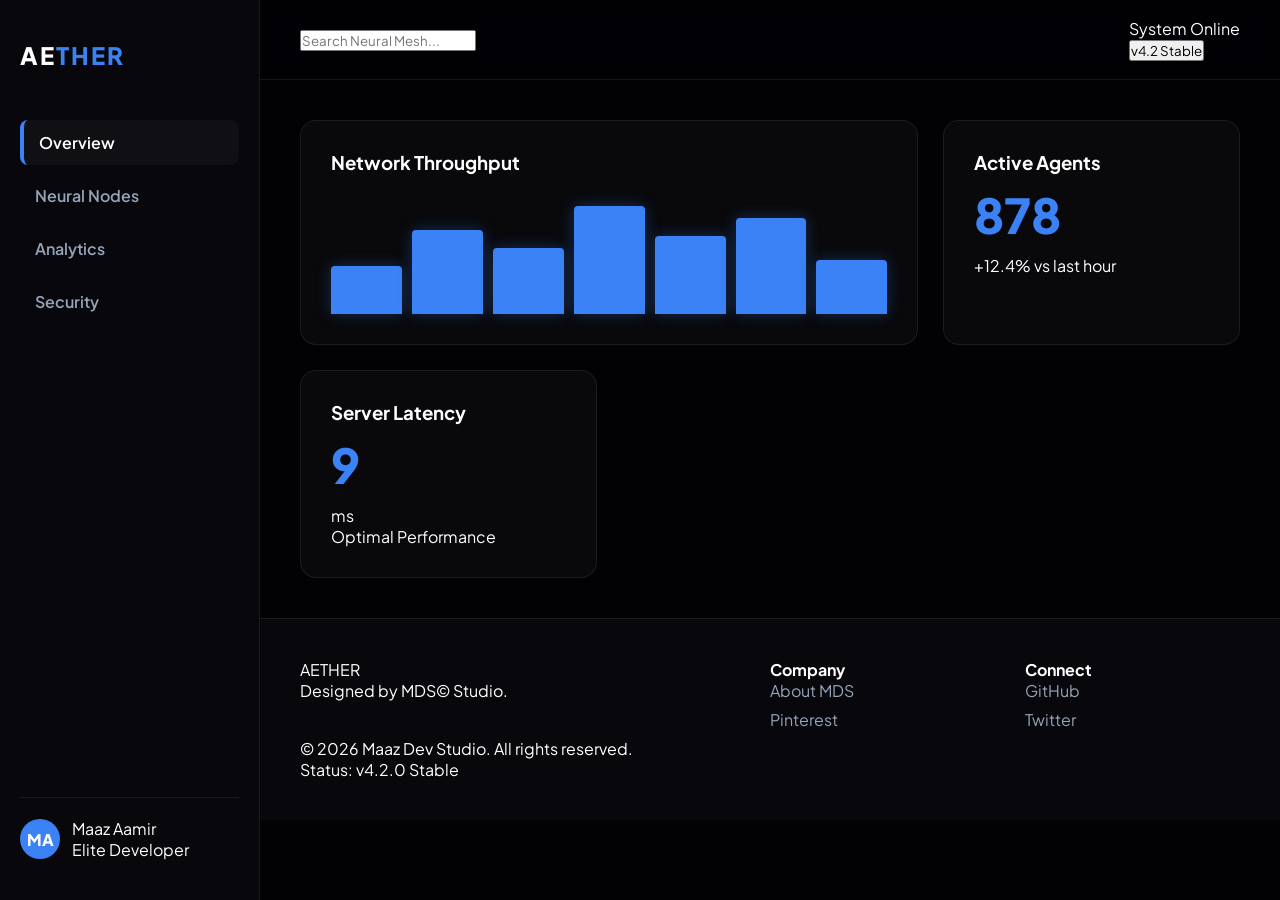
<file: index.html>
<!DOCTYPE html>
<html lang="en">
<head>
    <meta charset="UTF-8">
    <meta name="viewport" content="width=device-width, initial-scale=1.0">
    <title>AETHER AI | Enterprise Dashboard</title>
    <link rel="stylesheet" href="style.css">
    <link href="https://fonts.googleapis.com/css2?family=Plus+Jakarta+Sans:wght@300;400;600;800&display=swap" rel="stylesheet">
</head>

<body class="dashboard-body">
    
    <aside class="sidebar" id="sidebar">
        <div class="sidebar-logo">AE<span>THER</span></div>
        <nav class="side-nav">
            <a href="index.html" class="nav-item active"><span>Overview</span></a>
            <a href="nodes.html" class="nav-item"><span>Neural Nodes</span></a>
            <a href="analytics.html" class="nav-item"><span>Analytics</span></a>
            <a href="security.html" class="nav-item"><span>Security</span></a>
        </nav>
        <div class="user-profile">
            <div class="avatar">MA</div>
            <div class="user-info">
                <p class="u-name">Maaz Aamir</p>
                <p class="u-rank">Elite Developer</p>
            </div>
        </div>
    </aside>

    <main class="main-content">
        <header class="top-bar">
            <div class="menu-toggle" id="menu-toggle">
                <span></span>
                <span></span>
                <span></span>
            </div>
            <div class="search-bar">
                <input type="text" placeholder="Search Neural Mesh...">
            </div>
            <div class="status-indicators">
                <div class="status-item"><span class="dot pulse"></span> <span class="status-text">System Online</span></div>
                <button class="upgrade-btn">v4.2 Stable</button>
            </div>
        </header>

        <div id="view-container">
            <section class="view active" id="overview">
                <div class="dashboard-grid">
                    <div class="card card-wide">
                        <h3>Network Throughput</h3>
                        <div class="chart-placeholder">
                            <div class="bar" style="height: 40%"></div>
                            <div class="bar" style="height: 70%"></div>
                            <div class="bar" style="height: 55%"></div>
                            <div class="bar" style="height: 90%"></div>
                            <div class="bar" style="height: 65%"></div>
                            <div class="bar" style="height: 80%"></div>
                            <div class="bar" style="height: 45%"></div>
                        </div>
                    </div>
                    <div class="card">
                        <h3>Active Agents</h3>
                        <h2 class="stat" data-target="1248">0</h2>
                        <p class="trend up">+12.4% vs last hour</p>
                    </div>
                    <div class="card">
                        <h3>Server Latency</h3>
                        <h2 class="stat" data-target="14">0</h2><span class="unit">ms</span>
                        <p class="trend">Optimal Performance</p>
                    </div>
                </div>
            </section>
        </div>

        <footer class="main-footer">
            <div class="footer-grid">
                <div class="footer-brand">
                    <div class="logo">AE<span>THER</span></div>
                    <p>Designed by MDS© Studio.</p>
                </div>
                <div class="footer-links">
                    <h4>Company</h4>
                    <a href="#">About MDS</a>
                    <a href="https://www.pinterest.com/maaz_aamir/" target="_blank">Pinterest</a>
                </div>
                <div class="footer-links">
                    <h4>Connect</h4>
                    <a href="https://github.com/maazaamir" target="_blank">GitHub</a>
                    <a href="#">Twitter</a>
                </div>
            </div>
            <div class="footer-bottom">
                <p>&copy; 2026 Maaz Dev Studio. All rights reserved.</p>
                <p>Status: v4.2.0 Stable</p>
            </div>
        </footer>
    </main>

    <script src="script.js"></script>
</body>
</html>
</file>
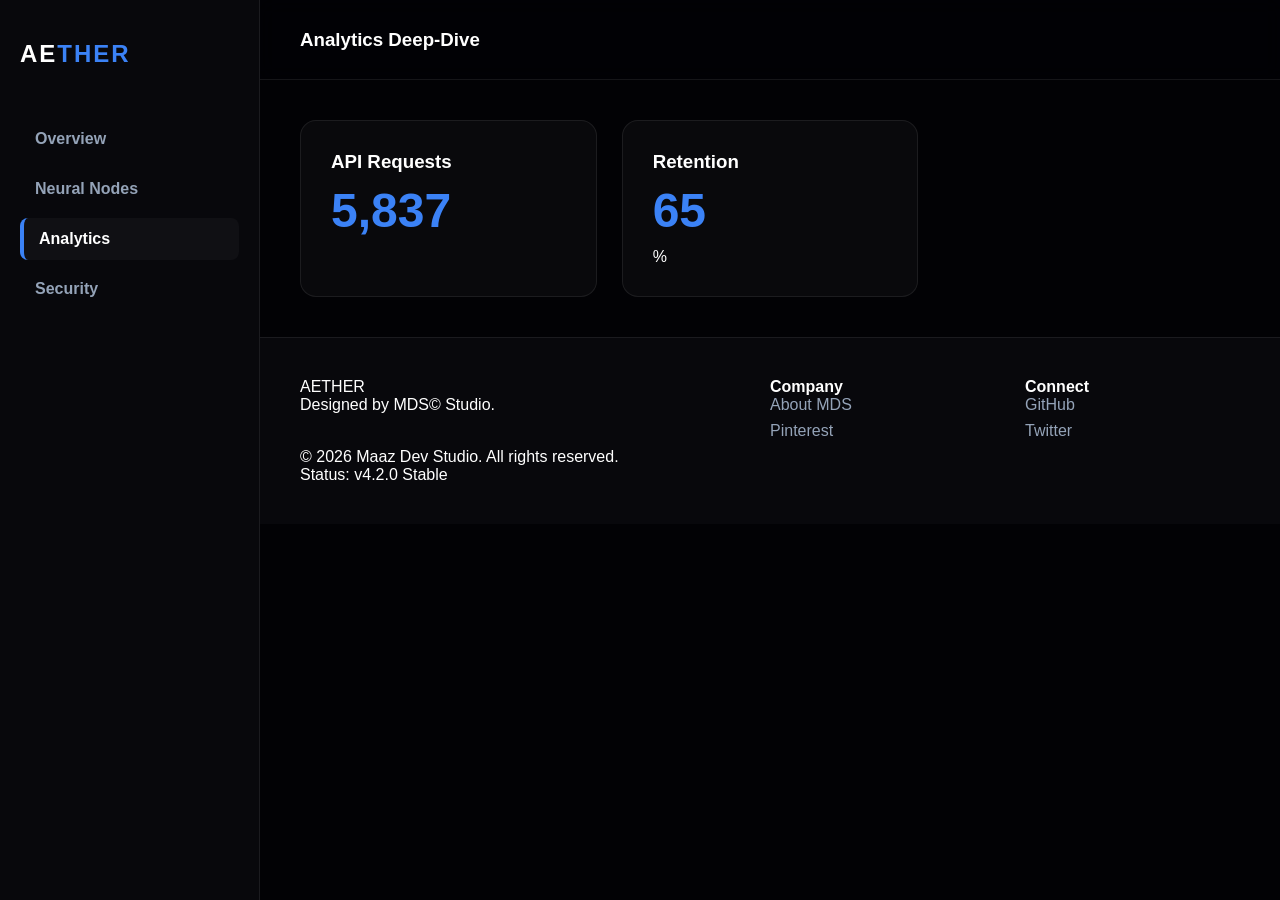
<file: analytics.html>
<!DOCTYPE html>
<html lang="en">
<head>
    <meta charset="UTF-8"><title>Analytics | AETHER AI</title>
    <link rel="stylesheet" href="style.css">
</head>
<body>
    <aside class="sidebar">
        <div class="sidebar-logo">AE<span>THER</span></div>
        <nav class="side-nav">
            <a href="index.html" class="nav-item">Overview</a>
            <a href="nodes.html" class="nav-item">Neural Nodes</a>
            <a href="analytics.html" class="nav-item active">Analytics</a>
            <a href="security.html" class="nav-item">Security</a>
        </nav>
    </aside>
    <main class="main-content">
        <header class="top-bar"><h3>Analytics Deep-Dive</h3></header>
        <section class="dashboard-grid">
            <div class="card">
                <h3>API Requests</h3>
                <h2 class="stat" data-target="8420">0</h2>
            </div>
            <div class="card">
                <h3>Retention</h3>
                <h2 class="stat" data-target="94">0</h2><span>%</span>
            </div>
        </section>
        
       <footer class="main-footer">
    <div class="footer-grid">
        <div class="footer-brand">
            <div class="logo">AE<span>THER</span></div>
            <p>Designed by MDS© Studio.</p>
        </div>
        <div class="footer-links">
            <h4>Company</h4>
            <a href="#">About MDS</a>
            <a href="https://www.pinterest.com/maaz_aamir/" target="_blank">Pinterest</a>
        </div>
        <div class="footer-links">
            <h4>Connect</h4>
            <a href="https://github.com/maazaamir" target="_blank">GitHub</a>
            <a href="#">Twitter</a>
        </div>
    </div>
    <div class="footer-bottom">
        <p>&copy; 2026 Maaz Dev Studio. All rights reserved.</p>
        <p>Status: v4.2.0 Stable</p>
    </div>
</footer>
    </main>
    <script src="script.js"></script>
</body>
</html>
</file>
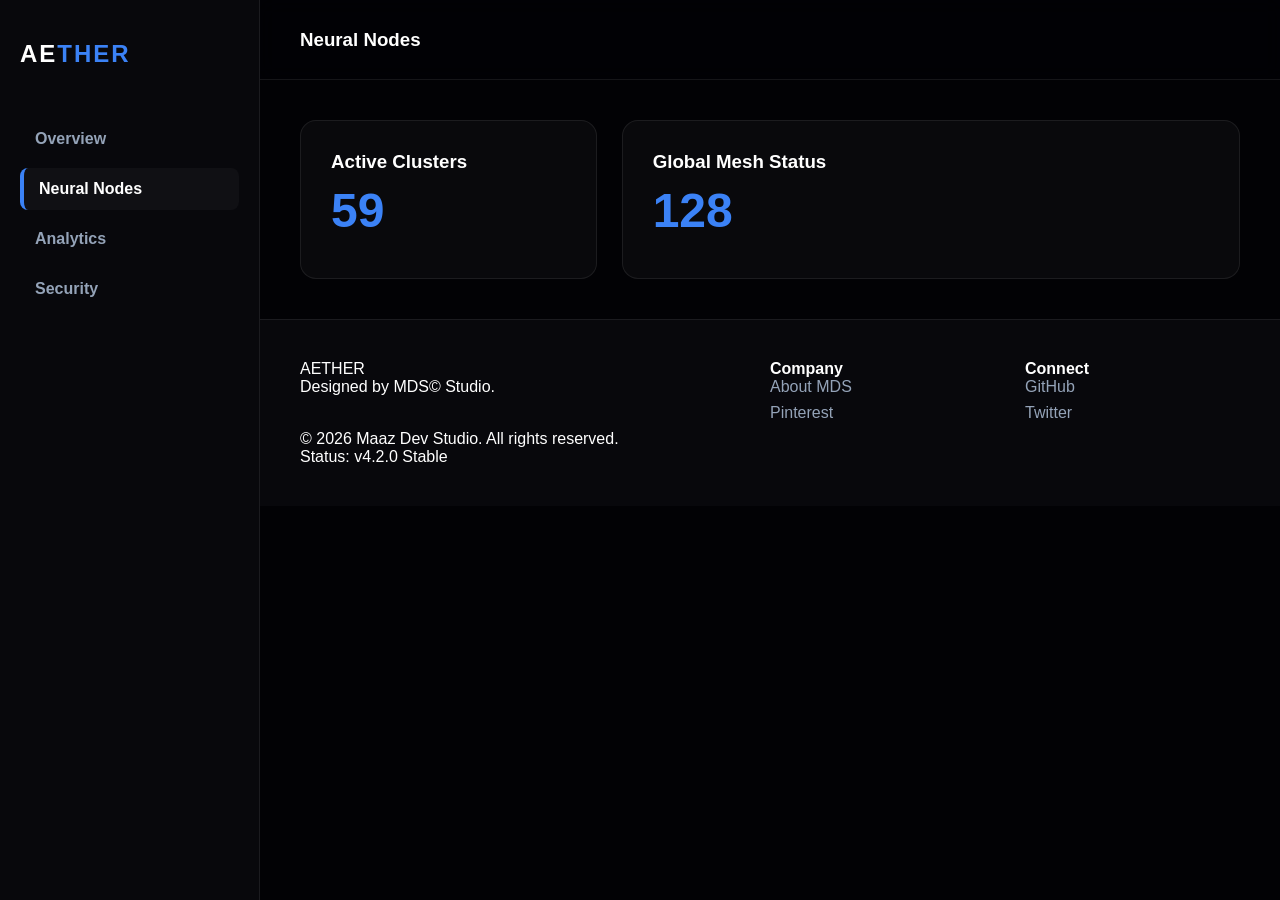
<file: nodes.html>
<!DOCTYPE html>
<html lang="en">
<head>
    <meta charset="UTF-8"><title>Neural Nodes | AETHER AI</title>
    <link rel="stylesheet" href="style.css">
</head>
<body>
    <aside class="sidebar">
        <div class="sidebar-logo">AE<span>THER</span></div>
        <nav class="side-nav">
            <a href="index.html" class="nav-item">Overview</a>
            <a href="nodes.html" class="nav-item active">Neural Nodes</a>
            <a href="analytics.html" class="nav-item">Analytics</a>
            <a href="security.html" class="nav-item">Security</a>
        </nav>
    </aside>
    <main class="main-content">
        <header class="top-bar"><h3>Neural Nodes</h3></header>
        <section class="dashboard-grid">
            <div class="card">
                <h3>Active Clusters</h3>
                <h2 class="stat" data-target="86">0</h2>
            </div>
            <div class="card card-wide"><h3>Global Mesh Status</h3>
                            <h2 class="stat" data-target="186">0</h2>
</div>
            
        </section>
        
       <footer class="main-footer">
    <div class="footer-grid">
        <div class="footer-brand">
            <div class="logo">AE<span>THER</span></div>
            <p>Designed by MDS© Studio.</p>
        </div>
        <div class="footer-links">
            <h4>Company</h4>
            <a href="#">About MDS</a>
            <a href="https://www.pinterest.com/maaz_aamir/" target="_blank">Pinterest</a>
        </div>
        <div class="footer-links">
            <h4>Connect</h4>
            <a href="https://github.com/maazaamir" target="_blank">GitHub</a>
            <a href="#">Twitter</a>
        </div>
    </div>
    <div class="footer-bottom">
        <p>&copy; 2026 Maaz Dev Studio. All rights reserved.</p>
        <p>Status: v4.2.0 Stable</p>
    </div>
</footer>
    </main>
    <script src="script.js"></script>
</body>
</html>
</file>
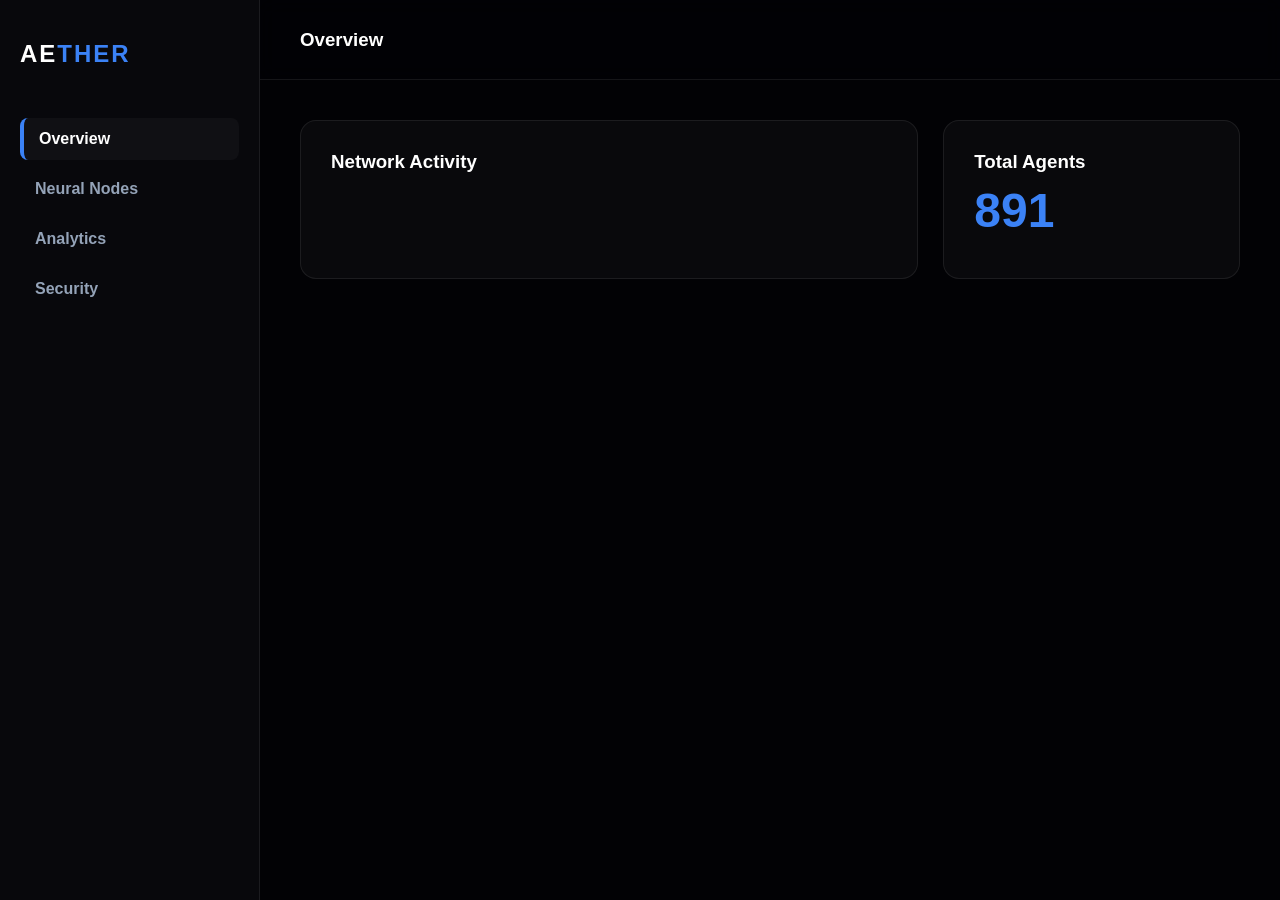
<file: overview.html>
<!DOCTYPE html>
<html lang="en">
<head>
    <meta charset="UTF-8"><title>Overview | AETHER AI</title>
    <link rel="stylesheet" href="style.css">
</head>
<body>
    <aside class="sidebar">
        <div class="sidebar-logo">AE<span>THER</span></div>
        <nav class="side-nav">
            <a href="index.html" class="nav-item active">Overview</a>
            <a href="nodes.html" class="nav-item">Neural Nodes</a>
            <a href="analytics.html" class="nav-item">Analytics</a>
            <a href="security.html" class="nav-item">Security</a>
        </nav>
    </aside>
    <main class="main-content">
        <header class="top-bar"><h3>Overview</h3></header>
        <section class="dashboard-grid">
            <div class="card card-wide"><h3>Network Activity</h3></div>
            <div class="card">
                <h3>Total Agents</h3>
                <h2 class="stat" data-target="1248">0</h2>
            </div>
        </section>
    </main>
    <script src="script.js"></script>
</body>
</html>
</file>
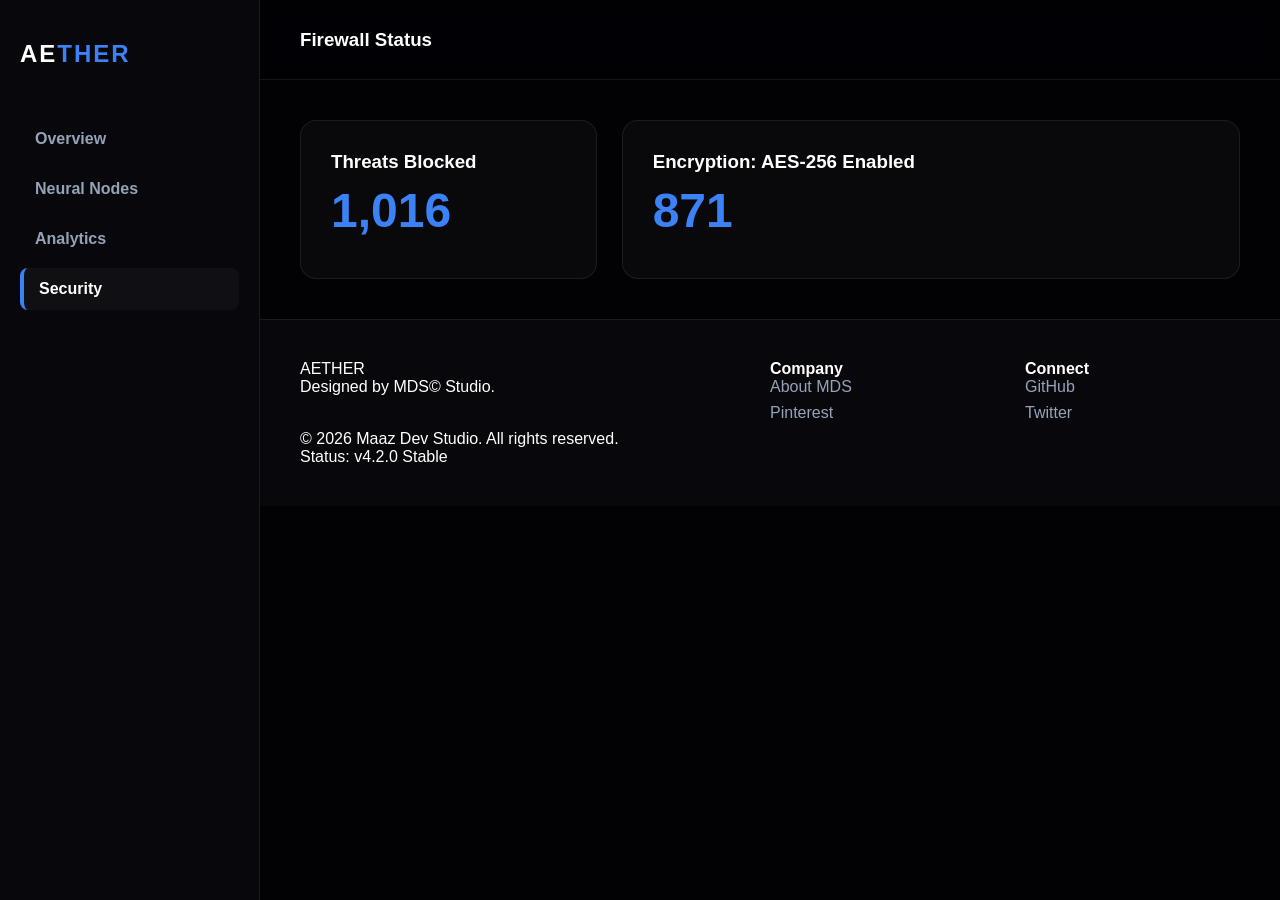
<file: security.html>
<!DOCTYPE html>
<html lang="en">
<head>
    <meta charset="UTF-8"><title>Security | AETHER AI</title>
    <link rel="stylesheet" href="style.css">
</head>
<body>
    <aside class="sidebar">
        <div class="sidebar-logo">AE<span>THER</span></div>
        <nav class="side-nav">
            <a href="index.html" class="nav-item">Overview</a>
            <a href="nodes.html" class="nav-item">Neural Nodes</a>
            <a href="analytics.html" class="nav-item">Analytics</a>
            <a href="security.html" class="nav-item active">Security</a>
        </nav>
    </aside>
    <main class="main-content">
        <header class="top-bar"><h3>Firewall Status</h3></header>
        <section class="dashboard-grid">
            <div class="card">
                <h3>Threats Blocked</h3>
                <h2 class="stat" data-target="1402">0</h2>
            </div>
            <div class="card card-wide"><h3>Encryption: AES-256 Enabled</h3>
                            <h2 class="stat" data-target="1202">0</h2>

            </div>
        </section>
        
       <footer class="main-footer">
    <div class="footer-grid">
        <div class="footer-brand">
            <div class="logo">AE<span>THER</span></div>
            <p>Designed by MDS© Studio.</p>
        </div>
        <div class="footer-links">
            <h4>Company</h4>
            <a href="#">About MDS</a>
            <a href="https://www.pinterest.com/maaz_aamir/" target="_blank">Pinterest</a>
        </div>
        <div class="footer-links">
            <h4>Connect</h4>
            <a href="https://github.com/maazaamir" target="_blank">GitHub</a>
            <a href="#">Twitter</a>
        </div>
    </div>
    <div class="footer-bottom">
        <p>&copy; 2026 Maaz Dev Studio. All rights reserved.</p>
        <p>Status: v4.2.0 Stable</p>
    </div>
</footer>
    </main>
    <script src="script.js"></script>
</body>
</html>
</file>
<file: style.css>
:root {
    --bg: #020205;
    --sidebar-bg: #08080c;
    --primary: #3b82f6;
    --accent: #10b981;
    --text: #ffffff;
    --text-dim: #94a3b8;
    --glass: rgba(255, 255, 255, 0.03);
    --border: rgba(255, 255, 255, 0.08);
}

* { margin: 0; padding: 0; box-sizing: border-box; font-family: 'Plus Jakarta Sans', sans-serif; }
body { background-color: var(--bg); color: var(--text); display: flex; min-height: 100vh; overflow-x: hidden; }

/* Sidebar Logic */
.sidebar {
    width: 260px;
    background: var(--sidebar-bg);
    border-right: 1px solid var(--border);
    position: fixed;
    height: 100vh;
    padding: 40px 20px;
    display: flex;
    flex-direction: column;
    z-index: 2000;
    transition: transform 0.3s ease;
}

.sidebar-logo { font-size: 1.5rem; font-weight: 800; letter-spacing: 2px; margin-bottom: 50px; }
.sidebar-logo span { color: var(--primary); }
.side-nav { flex-grow: 1; display: flex; flex-direction: column; gap: 8px; }

.nav-item {
    text-decoration: none;
    color: var(--text-dim);
    padding: 12px 15px;
    border-radius: 8px;
    font-weight: 600;
    transition: 0.3s;
    display: block;
}

.nav-item.active, .nav-item:hover {
    background: var(--glass);
    color: var(--text);
    border-left: 4px solid var(--primary);
}

.user-profile { margin-top: auto; display: flex; align-items: center; gap: 12px; padding-top: 20px; border-top: 1px solid var(--border); }
.avatar { width: 40px; height: 40px; background: var(--primary); border-radius: 50%; display: flex; align-items: center; justify-content: center; font-weight: 800; }

/* Main Content */
.main-content {
    margin-left: 260px;
    flex-grow: 1;
    width: calc(100% - 260px);
    transition: 0.3s;
}

.top-bar {
    height: 80px;
    padding: 0 40px;
    border-bottom: 1px solid var(--border);
    display: flex;
    justify-content: space-between;
    align-items: center;
    background: rgba(2, 2, 5, 0.8);
    backdrop-filter: blur(10px);
    position: sticky;
    top: 0;
    z-index: 1000;
}

.menu-toggle { display: none; flex-direction: column; gap: 5px; cursor: pointer; }
.menu-toggle span { width: 25px; height: 2px; background: white; }

/* Network Throughput Fix */
.chart-placeholder {
    height: 120px;
    display: flex;
    align-items: flex-end;
    gap: 10px;
    margin-top: 20px;
}

.bar {
    flex: 1;
    background: var(--primary);
    border-radius: 4px 4px 0 0;
    min-width: 15px;
    box-shadow: 0 0 15px rgba(59, 130, 246, 0.3);
    transition: 0.3s;
}

.bar:hover { background: #60a5fa; transform: scaleY(1.05); }

/* Grid */
.dashboard-grid { padding: 40px; display: grid; grid-template-columns: repeat(3, 1fr); gap: 25px; }
.card { background: var(--glass); border: 1px solid var(--border); border-radius: 16px; padding: 30px; }
.card-wide { grid-column: span 2; }
.stat { font-size: 3rem; font-weight: 800; color: var(--primary); margin: 10px 0; display: block; }

/* Footer */
.main-footer { padding: 40px; background: var(--sidebar-bg); border-top: 1px solid var(--border); }
.footer-grid { display: grid; grid-template-columns: 2fr 1fr 1fr; gap: 40px; }
.footer-links a { display: block; color: var(--text-dim); text-decoration: none; margin-bottom: 8px; }

/* Responsive Logic */
@media (max-width: 1024px) {
    .dashboard-grid { grid-template-columns: 1fr 1fr; }
}

@media (max-width: 768px) {
    .sidebar { transform: translateX(-100%); }
    .sidebar.active { transform: translateX(0); }
    .main-content { margin-left: 0; width: 100%; }
    .menu-toggle { display: flex; }
    .dashboard-grid { grid-template-columns: 1fr; padding: 20px; }
    .card-wide { grid-column: span 1; }
    .status-text { display: none; }
}
</file>
